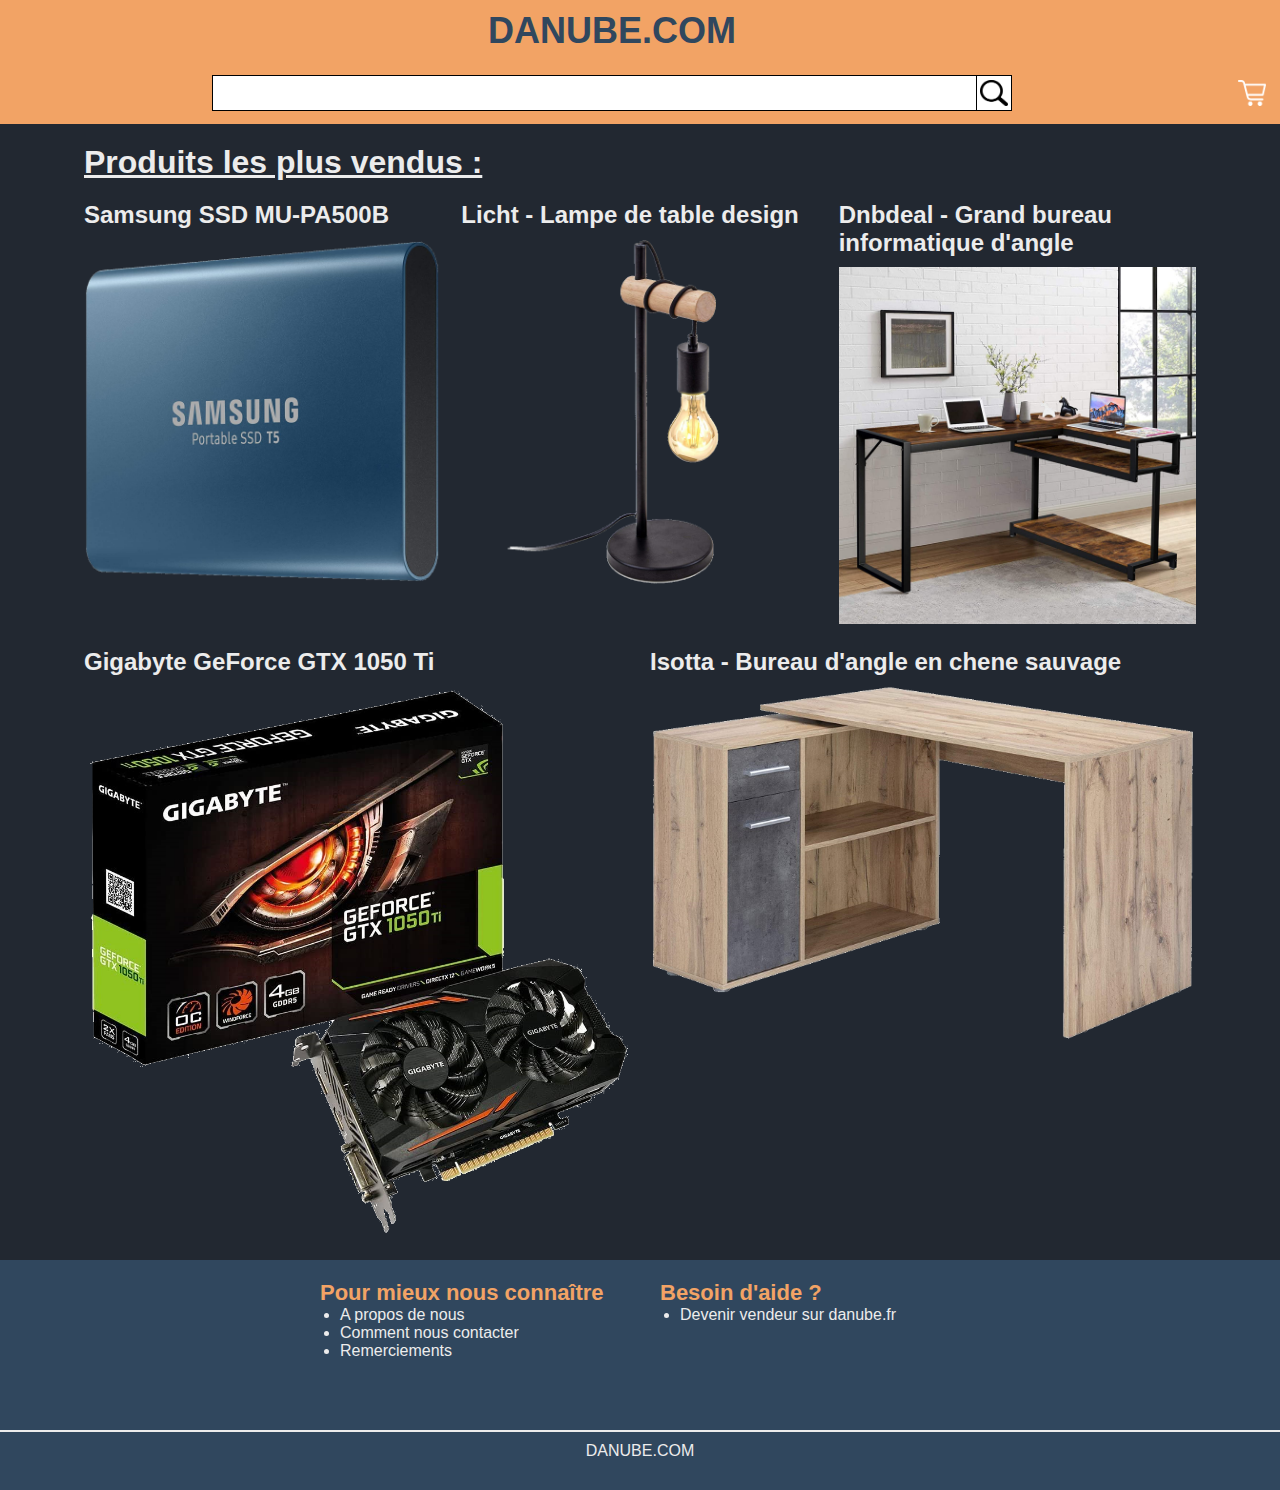
<file: danube/index.html>
<!DOCTYPE html>
<html lang="fr">
  <head>
    <meta charset="utf-8">
    <title>Danube : site de vente en ligne</title>
    <link rel="stylesheet" href="Ressources/Styles/general.css">
    <link rel="stylesheet" href="Ressources/Styles/index-styles.css">
  </head>
  <body>
    <header>
        <a href="index.html"><h1>danube.com</h1></a>
        <form action="search-results.html" class="search-bar">
            <input type="text" name="search" required>
            <button type="submit">
                <img src="Ressources/Icons/search.png" alt="loupe">
            </button>
        </form>
        <div class="cart">
            <a href="cart.html">
                <img src="Ressources/Icons/cart.png" alt="panier">
            </a>
        </div>
    </header>
    <main>
        <h1>Produits les plus vendus :</h1>
        <div class="top-products">
            <a href="article.html" class="product">
                <h2>Samsung SSD MU-PA500B</h2>
                <img src="Ressources/Articles/Samsung-SSD-MU-PA500B/Main-preview.png" alt="SSD">
            </a>

            <a href="article.html" class="product">
                <h2>Licht - Lampe de table design</h2>
                <img src="Ressources/Articles/Licht/Main-preview.png" alt="lampe">
            </a>
            
            <a href="article.html" class="product">
                <h2>Dnbdeal - Grand bureau informatique d'angle</h2>
                <img src="Ressources/Articles/Dnbdeal/Main-preview.jpg" alt="bureau en bois">
            </a>
            
            <a href="article.html" class="product">
                <h2>Gigabyte GeForce GTX 1050 Ti</h2>
                <img src="Ressources/Articles/Gigabyte-GTX1050Ti/Main-preview.png" alt="Carte graphique">
            </a>
            
            <a href="article.html" class="product">
                <h2>Isotta - Bureau d'angle en chene sauvage</h2>
                <img src="Ressources/Articles/Isotta/Main-preview.png" alt="bureau">
            </a>
        </div>
    </main>
    <footer>
        <div class="footer-container">
            <div class="footer-panel">
                <h1>Pour mieux nous connaître</h1>
                <ul>
                    <li><a href="">A propos de nous</a></li>
                    <li><a href="">Comment nous contacter</a></li>
                    <li><a href="">Remerciements</a></li>
                </ul>
            </div>
            <div class="footer-panel">
                <h1>Besoin d'aide ?</h1>
                <ul>
                    <li><a href="">Devenir vendeur sur danube.fr</a></li>
                </ul>
            </div>
        </div>
        <div class="footer-end">
            <a href="index.html">danube.com</a>
        </div>
    </footer>
  </body>
</html>
</file>
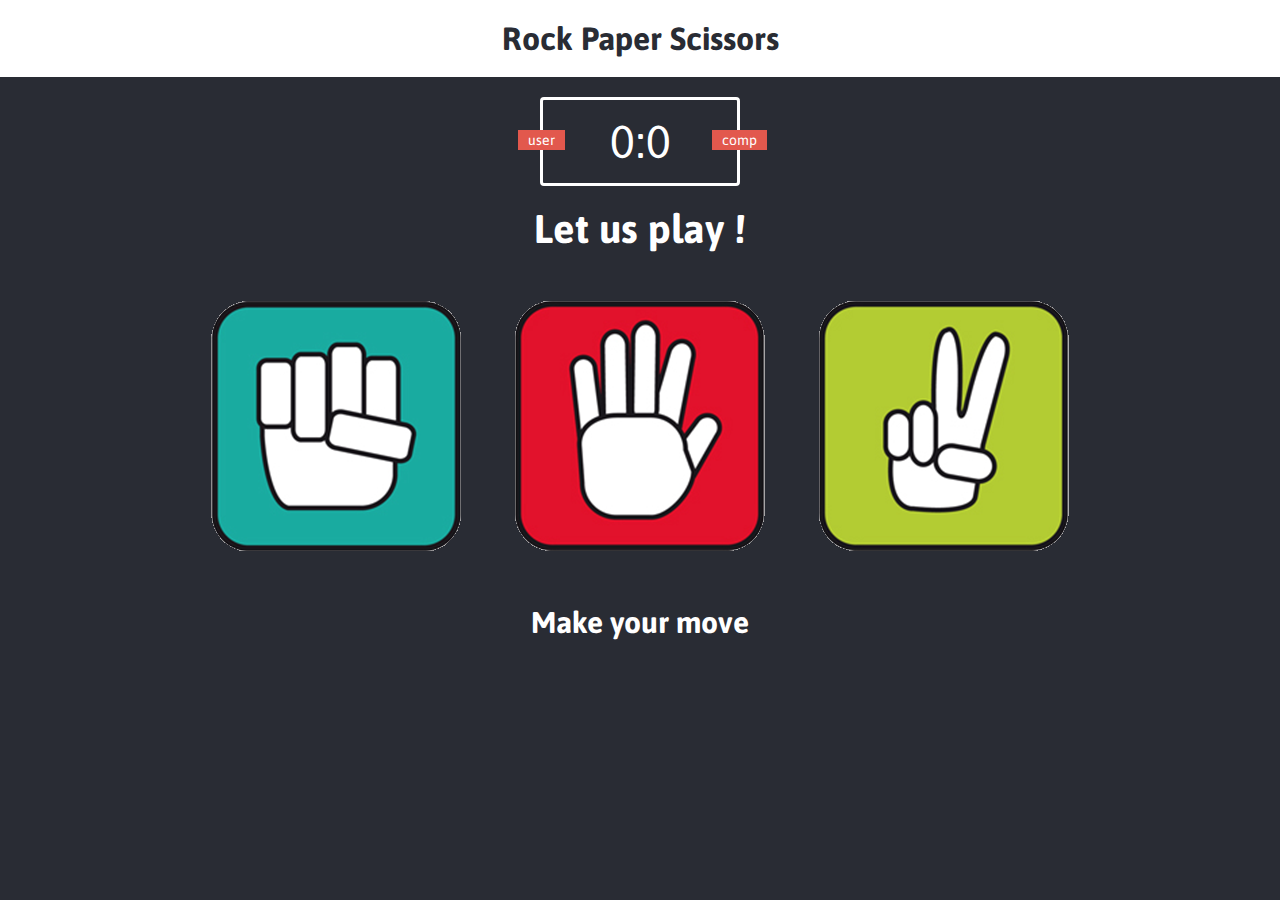
<file: rock-paper-scissors/index.html>
<!DOCTYPE html>
<html>
	<head>
		<meta charset="utf-8">
		<title>Rock Paper Scissors Game</title>
		<link rel="stylesheet" href="styles.css">
	</head>
	<body>
		<header>
			<h1>Rock Paper Scissors</h1>
		</header>

		<div class="score-board">
			<div id="user-label" class="badge">user</div>
			<div id="computer-label" class="badge">comp</div>
			<span id="user-score">0</span>:<span id="comp-score">0</span>
		</div>

		<div class="result">
			<p>Let us play !</p>
		</div>

		<div class="choices">
			<div class="choice" id="r">
				<img src="Imgs/Rock.png" alt="">
			</div>
			<div class="choice" id="p">
				<img src="Imgs/Paper.png" alt="">
			</div>
			<div class="choice" id="s">
				<img src="Imgs/Scissors.png" alt="">
			</div>
		</div>

		<p id="action-message">Make your move</p>
		<script src="app.js" charset="utf-8"></script>
	</body>
</html>
</file>
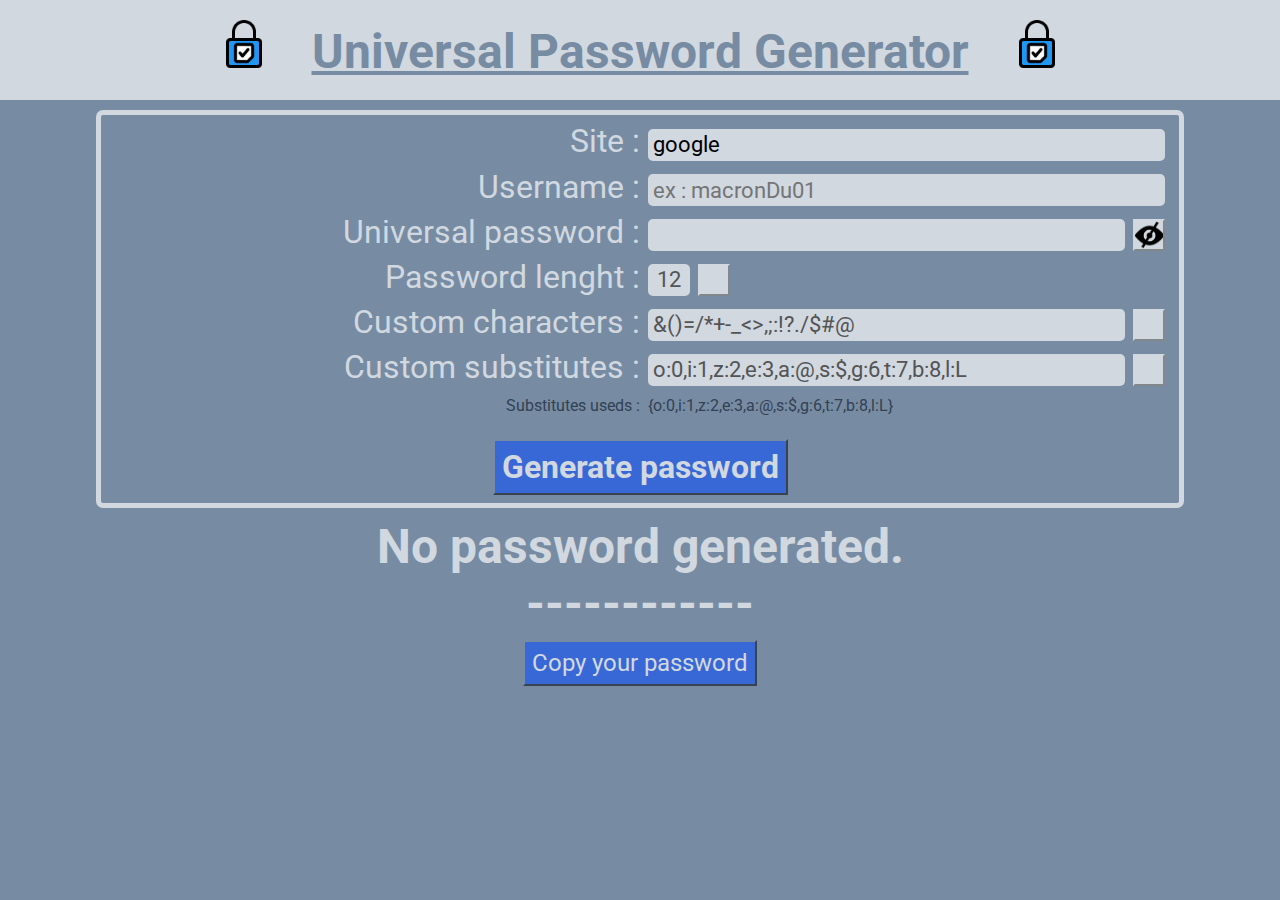
<file: upg/index.html>
<!DOCTYPE html>
<html>
  <head>
    <meta charset="utf-8">
    <title>Universal Password Generator</title>
    <link rel="shortcut icon" href="Images/icon.png">
    <link rel="stylesheet" href="styles.css">
    <meta name="viewport" content="width=device-width, initial-scale=1.0">
  </head>

  <body>
    <header>
        <img src="Images/icon.png" alt="">
        <h1><u>Universal Password Generator</u></h1>
        <img src="Images/icon.png" alt="">
    </header>

    <div class="settings">
        <div>
            <label for="site">Site : </label>
            <input type="text" id="site" placeholder="ex : google" value = "google">
        </div>

        <div>
            <label for="username">Username : </label>
            <input type="text" id="username" placeholder="ex : macronDu01">
        </div>

        <div>
            <label for="password">Universal password : </label>
            <div class="multiple-field">
                <input type="text" id="u-password">
                <button id="show-password"></button>
            </div>
        </div>

        <div>
            <label for="pdwlenght">Password lenght : </label>
            <div class="multiple-field">
                <input type="text" class="num-input" id="password-lenght" value="12"
                       maxlength="2">
                <button id="custom-lenght"></button>
            </div>
        </div>

        <div>
            <label for="customchars">Custom characters : </label>
            <div class="multiple-field">
                <input type="text" id="special-chars" placeholder="ex : %$&*-/">
                <button id="custom-chars"></button>
            </div>
        </div>

        <div>
            <label for="customSubstitutes">Custom substitutes : </label>
            <div class="multiple-field">
                <input type="text" id="substitutes" placeholder="ex : a:b,s:$">
                <button id="custom-substitutes"></button>
            </div>

            <label class="sub">Substitutes useds :  </label>
            <p class="sub" id="substitutes-used">{}</p>
        </div>

        <p id="info-field">This is a test info</p>

        <div class="button-div">
            <button type="button" id="generate">Generate password</button>
        </div>
    </div>

    <div class="result">
        <h1 id="result-title">No password generated.</h1>
        <input type="text" id="result-input" readonly><br>
        <button id="copy-pwd">Copy your password</button>
    </div>

    <script src="app.js" charset="utf-8"></script>
  </body>
</html>
</file>
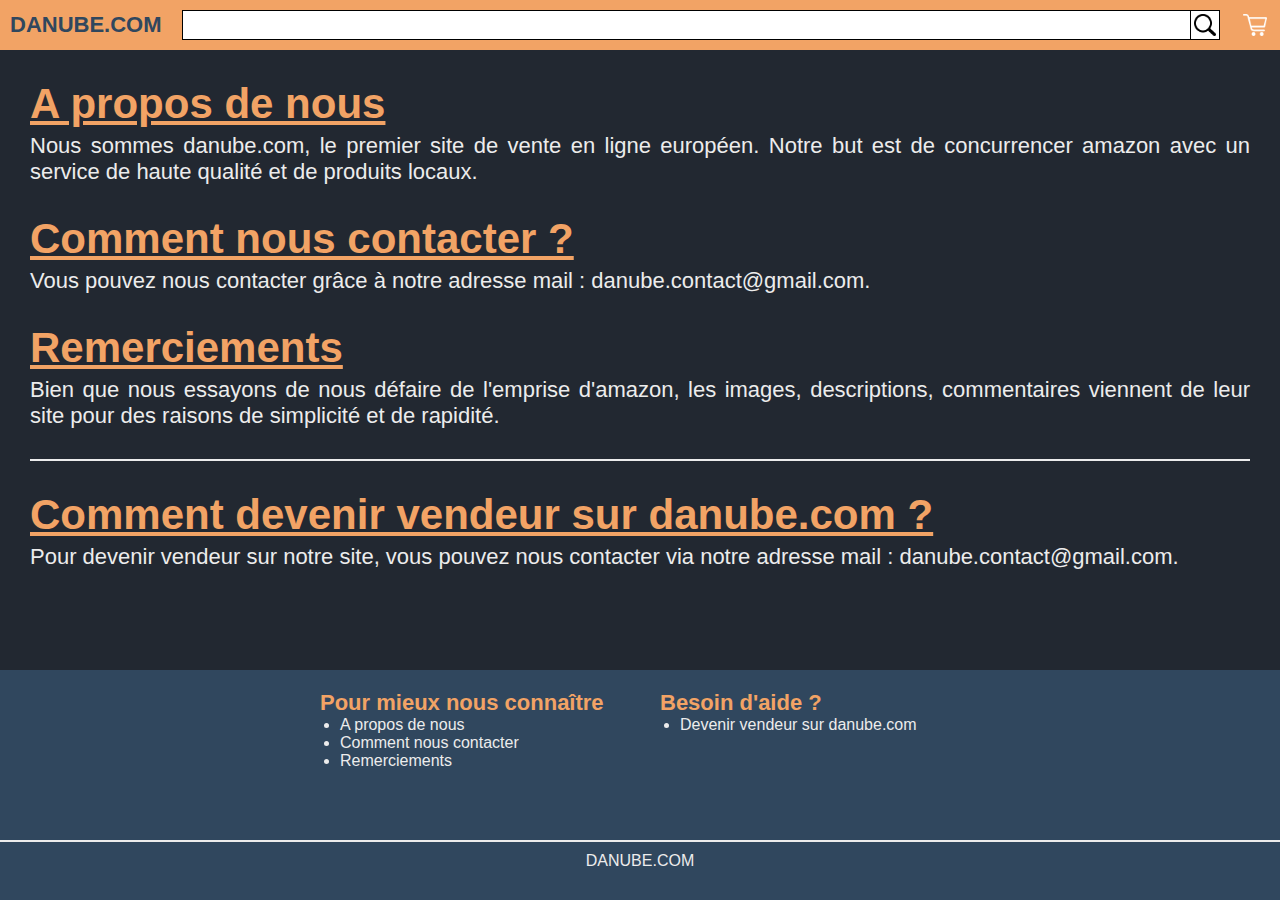
<file: danube/about-us.html>
<!DOCTYPE html>
<html lang="fr">
  <head>
    <meta charset="utf-8">
    <title>Danube : site de vente en ligne</title>
    <link rel="stylesheet" href="Ressources/Styles/general.css">
    <link rel="stylesheet" href="Ressources/Styles/about-us-style.css">
  </head>
  <body>
    <header>
        <a href="index.html"><h1>danube.com</h1></a>
        <form action="search-results.html" class="search-bar">
            <input type="text" name="search" required>
            <button type="submit">
                <img src="Ressources/Icons/search.png" alt="loupe">
            </button>
        </form>
        <div class="cart">
            <a href="cart.html">
                <img src="Ressources/Icons/cart.png" alt="panier">
            </a>
        </div>
    </header>
    <main>
        <div id="about-us">
            <h1>A propos de nous</h1>
            <p>
                Nous sommes danube.com, le premier site de vente en ligne européen. Notre but est de concurrencer amazon avec un service de haute qualité et de produits locaux.
            </p>
        </div>
        <div id="how-to-contact-us">
            <h1>Comment nous contacter ?</h1>
            <p>
                Vous pouvez nous contacter grâce à notre adresse mail : danube.contact@gmail.com.
            </p>
        </div>
        <div id="acknowledgements">
            <h1>Remerciements</h1>
            <p>
                Bien que nous essayons de nous défaire de l'emprise d'amazon, les images, descriptions, commentaires viennent de leur site pour des raisons de simplicité et de rapidité.
            </p>
        </div>
        <div class="delimiter" id="how-to-become-seller">
            <h1>Comment devenir vendeur sur danube.com ?</h1>
            <p>
                Pour devenir vendeur sur notre site, vous pouvez nous contacter via notre adresse mail : danube.contact@gmail.com.
            </p>
        </div>
    </main>
    <footer>
        <div class="footer-container">
            <div class="footer-panel">
                <h1>Pour mieux nous connaître</h1>
                <ul>
                    <li><a href="about-us.html#about-us">A propos de nous</a></li>
                    <li><a href="about-us.html#how-to-contact-us">Comment nous contacter</a></li>
                    <li><a href="about-us.html#acknowledgements">Remerciements</a></li>
                </ul>
            </div>
            <div class="footer-panel">
                <h1>Besoin d'aide ?</h1>
                <ul>
                    <li><a href="about-us.html#how-to-become-seller">Devenir vendeur sur danube.com</a></li>
                </ul>
            </div>
        </div>
        <div class="footer-end">
            <a href="index.html">danube.com</a>
        </div>
    </footer>
  </body>
</html>
</file>
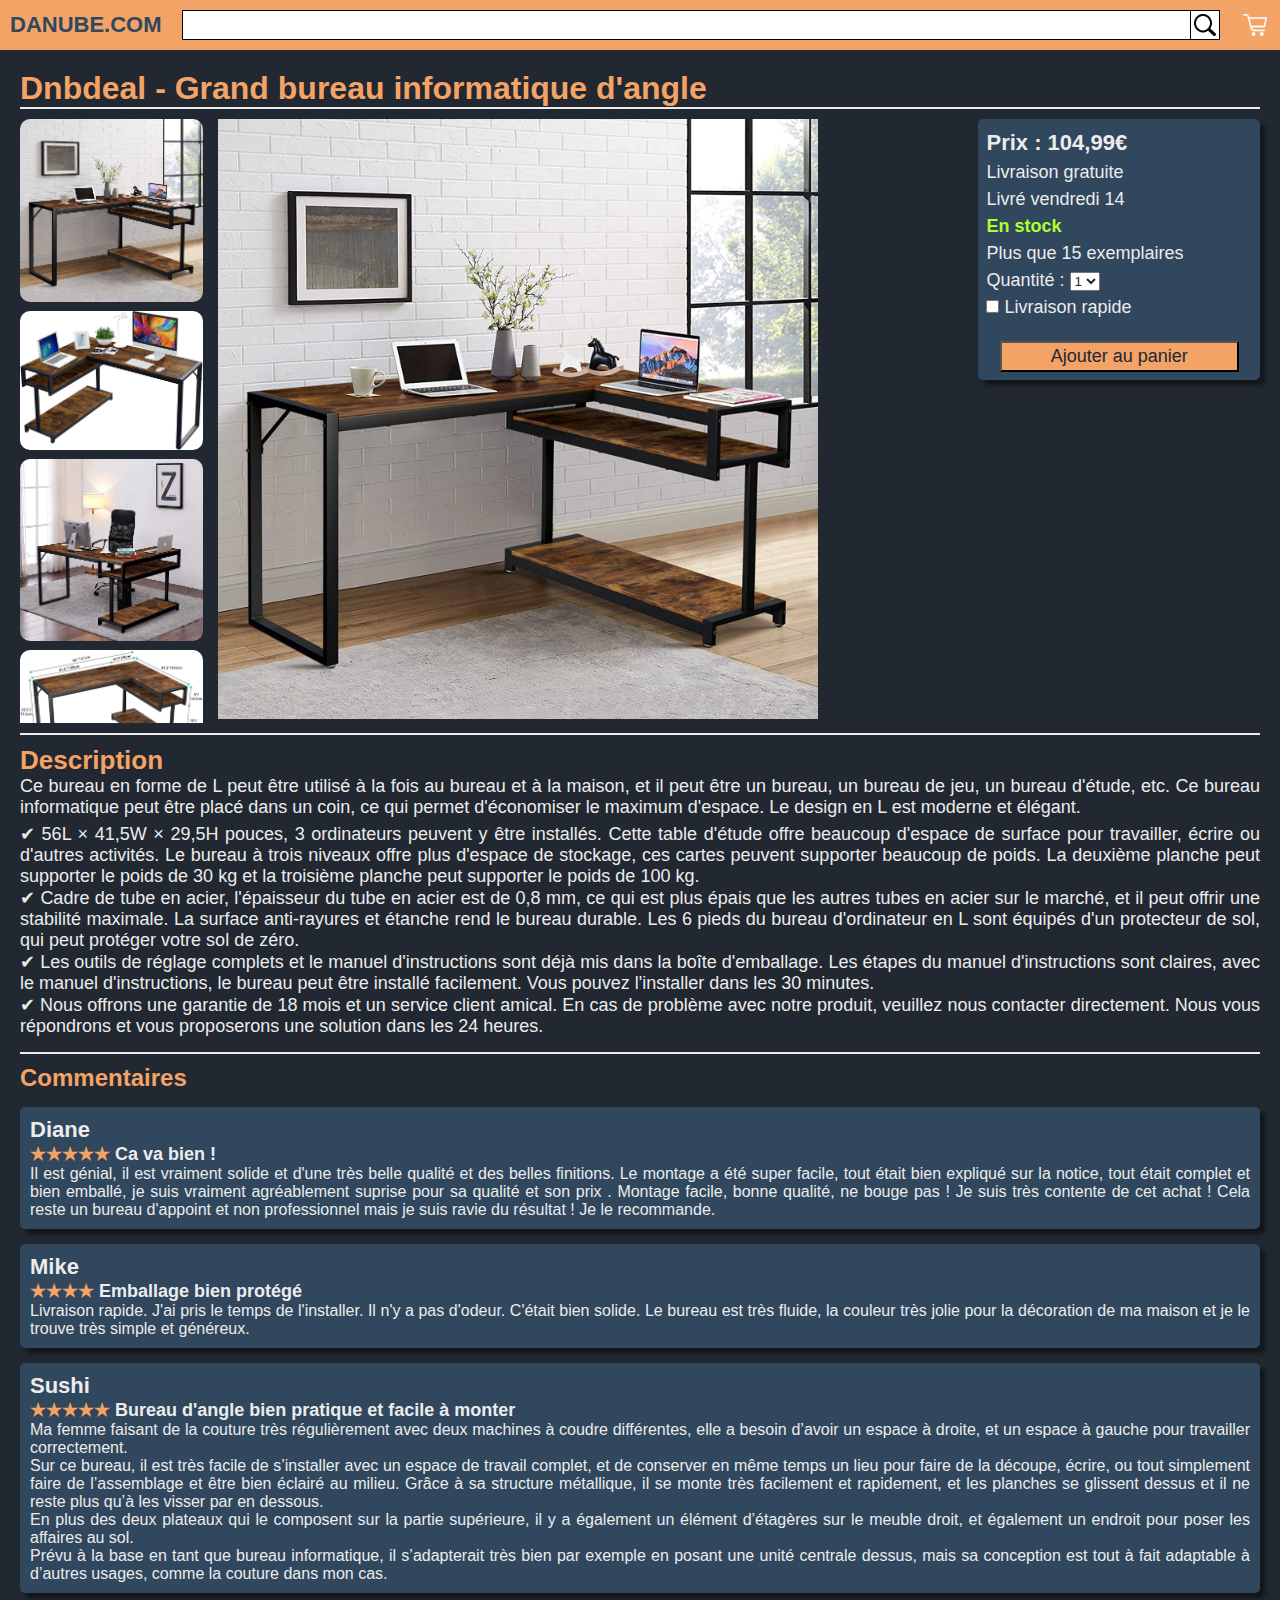
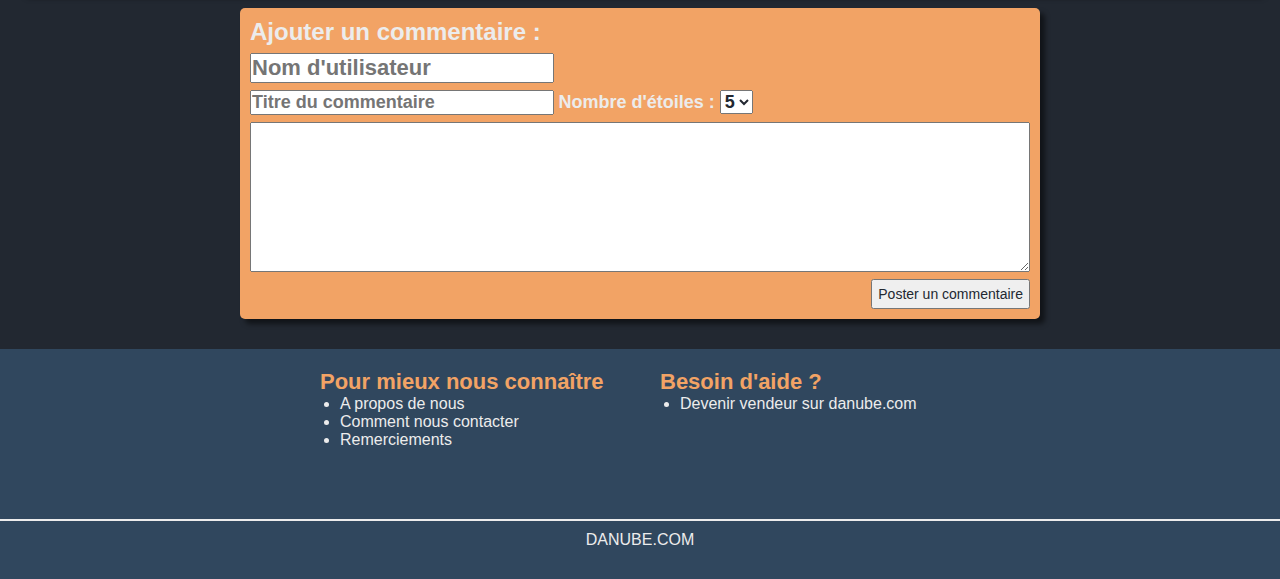
<file: danube/article.html>
<!DOCTYPE html>
<html lang="fr">
  <head>
    <meta charset="utf-8">
    <title>Danube : site de vente en ligne</title>
    <link rel="stylesheet" href="Ressources/Styles/general.css">
    <link rel="stylesheet" href="Ressources/Styles/article-style.css">
  </head>
  <body>
    <header>
        <a href="index.html"><h1>danube.com</h1></a>
        <form action="search-results.html" class="search-bar">
            <input type="text" name="search" required>
            <button type="submit">
                <img src="Ressources/Icons/search.png" alt="loupe">
            </button>
        </form>
        <div class="cart">
            <a href="cart.html">
                <img src="Ressources/Icons/cart.png" alt="panier">
            </a>
        </div>
    </header>

    <main>
        <div class="article-presentation">
            <h1 class="title">Dnbdeal - Grand bureau informatique d'angle</h1>

            <div class="preview-selection-container">
                <div class="preview-selection">
                    <a href="">
                        <img src="Ressources/Articles/Dnbdeal/Main-preview.jpg" alt="bureau en bois">
                    </a>
                    <a href="">
                        <img src="Ressources/Articles/Dnbdeal/Secondary-preview-1.jpg" alt="bureau en bois">
                    </a>
                    <a href="">
                        <img src="Ressources/Articles/Dnbdeal/Secondary-preview-2.jpg" alt="bureau en bois">
                    </a>
                    <a href="">
                        <img src="Ressources/Articles/Dnbdeal/Secondary-preview-3.jpg" alt="bureau en bois">
                    </a>
                    <a href="">
                        <img src="Ressources/Articles/Dnbdeal/Secondary-preview-4.jpg" alt="bureau en bois">
                    </a>
                </div>
            </div>

            <div class="preview-image">
                <img src="Ressources/Articles/Dnbdeal/Main-preview.jpg" alt="bureau en bois">
            </div>

            <div class="infos-container">
                <form class="infos" action="cart.html">
                    <p class="price">Prix : 104,99€</p>
                    <p>Livraison gratuite</p>
                    <p>Livré vendredi 14</p>
                    <p class="stock-state">En stock</p>
                    <p>Plus que 15 exemplaires</p>
                    <div>
                        <label for="quantity">Quantité : </label>
                        <select name="quantity" id="quantity">
                            <option value="1">1</option>
                            <option value="2">2</option>
                            <option value="3">3</option>
                            <option value="4">4</option>
                            <option value="4">5</option>
                        </select>
                    </div>
                    <div>
                        <input type="checkbox" name="fast-delivery" id="fast-delivery">
                        <label for="fast-delivery">Livraison rapide</label>
                    </div>
                    <button type="submit">Ajouter au panier</button>
                </form>
            </div>

            <div class="description">
                <h2>Description</h2>
                <p>
                    Ce bureau en forme de L peut être utilisé à la fois au bureau et à la maison, et il peut être un bureau, un bureau de jeu, un bureau d'étude, etc. Ce bureau informatique peut être placé dans un coin, ce qui permet d'économiser le maximum d'espace. Le design en L est moderne et élégant.
                </p>
                <ul>
                    <li>56L × 41,5W × 29,5H pouces, 3 ordinateurs peuvent y être installés. Cette table d'étude offre beaucoup d'espace de surface pour travailler, écrire ou d'autres activités. Le bureau à trois niveaux offre plus d'espace de stockage, ces cartes peuvent supporter beaucoup de poids. La deuxième planche peut supporter le poids de 30 kg et la troisième planche peut supporter le poids de 100 kg.</li>
                    <li>Cadre de tube en acier, l'épaisseur du tube en acier est de 0,8 mm, ce qui est plus épais que les autres tubes en acier sur le marché, et il peut offrir une stabilité maximale. La surface anti-rayures et étanche rend le bureau durable. Les 6 pieds du bureau d'ordinateur en L sont équipés d'un protecteur de sol, qui peut protéger votre sol de zéro.</li>
                    <li>Les outils de réglage complets et le manuel d'instructions sont déjà mis dans la boîte d'emballage. Les étapes du manuel d'instructions sont claires, avec le manuel d'instructions, le bureau peut être installé facilement. Vous pouvez l'installer dans les 30 minutes.</li>
                    <li>Nous offrons une garantie de 18 mois et un service client amical. En cas de problème avec notre produit, veuillez nous contacter directement. Nous vous répondrons et vous proposerons une solution dans les 24 heures.</li>
                </ul>
            </div>
        </div>

        <div class="commentaries-container">
            <h2>Commentaires</h2>

            <div class="commentaries">
                <div class="commentary">
                    <h3 class="username">Diane</h3>
                    <p class="commentary-title">
                        <span class="rating">★★★★★</span> Ca va bien !
                    </p>
                    <p class="commentary-text">
                        Il est génial, il est vraiment solide et d'une très belle qualité et des belles finitions. Le montage a été super facile, tout était bien expliqué sur la notice, tout était complet et bien emballé, je suis vraiment agréablement suprise pour sa qualité et son prix . Montage facile, bonne qualité, ne bouge pas ! Je suis très contente de cet achat ! Cela reste un bureau d'appoint et non professionnel mais je suis ravie du résultat ! Je le recommande.
                    </p>
                </div>

                <div class="commentary">
                    <h3 class="username">Mike</h3>
                    <p class="commentary-title">
                        <span class="rating">★★★★</span> Emballage bien protégé
                    </p>
                    <p class="commentary-text">
                        Livraison rapide. J'ai pris le temps de l'installer. Il n'y a pas d'odeur. C'était bien solide. Le bureau est très fluide, la couleur très jolie pour la décoration de ma maison et je le trouve très simple et généreux.
                    </p>
                </div>

                <div class="commentary">
                    <h3 class="username">Sushi</h3>
                    <p class="commentary-title">
                        <span class="rating">★★★★★</span> Bureau d'angle bien pratique et facile à monter
                    </p>
                    <p class="commentary-text">
                        Ma femme faisant de la couture très régulièrement avec deux machines à coudre différentes, elle a besoin d’avoir un espace à droite, et un espace à gauche pour travailler correctement.<br>
                        Sur ce bureau, il est très facile de s’installer avec un espace de travail complet, et de conserver en même temps un lieu pour faire de la découpe, écrire, ou tout simplement faire de l’assemblage et être bien éclairé au milieu. Grâce à sa structure métallique, il se monte très facilement et rapidement, et les planches se glissent dessus et il ne reste plus qu’à les visser par en dessous.<br>
                        En plus des deux plateaux qui le composent sur la partie supérieure, il y a également un élément d’étagères sur le meuble droit, et également un endroit pour poser les affaires au sol.<br>
                        Prévu à la base en tant que bureau informatique, il s’adapterait très bien par exemple en posant une unité centrale dessus, mais sa conception est tout à fait adaptable à d’autres usages, comme la couture dans mon cas.<br>
                    </p>
                </div>
            </div>

            <form class="add-commentary" action="article.html">
                <h2 class="add-title">Ajouter un commentaire :</h2>
                <input type="text" placeholder="Nom d'utilisateur" name="add-username"
                class="add-username" required>
                <div class="add-commentary-title-and-rating">
                    <input type="text" placeholder="Titre du commentaire"
                    name="add-commentary-title" class="add-commentary-title" required>
                    <div>
                        <label for="add-rating" class="add-rating">Nombre d'étoiles : </label>
                        <select name="add-rating" id="add-rating" class="add-rating">
                            <option value="5">5</option>
                            <option value="4">4</option>
                            <option value="3">3</option>
                            <option value="2">2</option>
                            <option value="1">1</option>
                        </select>
                    </div>
                </div>
                <textarea name="add-commentary-text" class="add-commentary-text" required></textarea>
                <button type="submit">Poster un commentaire</button>
            </form>
        </div>
    </main>
    <footer>
        <div class="footer-container">
            <div class="footer-panel">
                <h1>Pour mieux nous connaître</h1>
                <ul>
                    <li><a href="about-us.html#about-us">A propos de nous</a></li>
                    <li><a href="about-us.html#how-to-contact-us">Comment nous contacter</a></li>
                    <li><a href="about-us.html#acknowledgements">Remerciements</a></li>
                </ul>
            </div>
            <div class="footer-panel">
                <h1>Besoin d'aide ?</h1>
                <ul>
                    <li><a href="about-us.html#how-to-become-seller">Devenir vendeur sur danube.com</a></li>
                </ul>
            </div>
        </div>
        <div class="footer-end">
            <a href="index.html">danube.com</a>
        </div>
    </footer>
  </body>
</html>
</file>
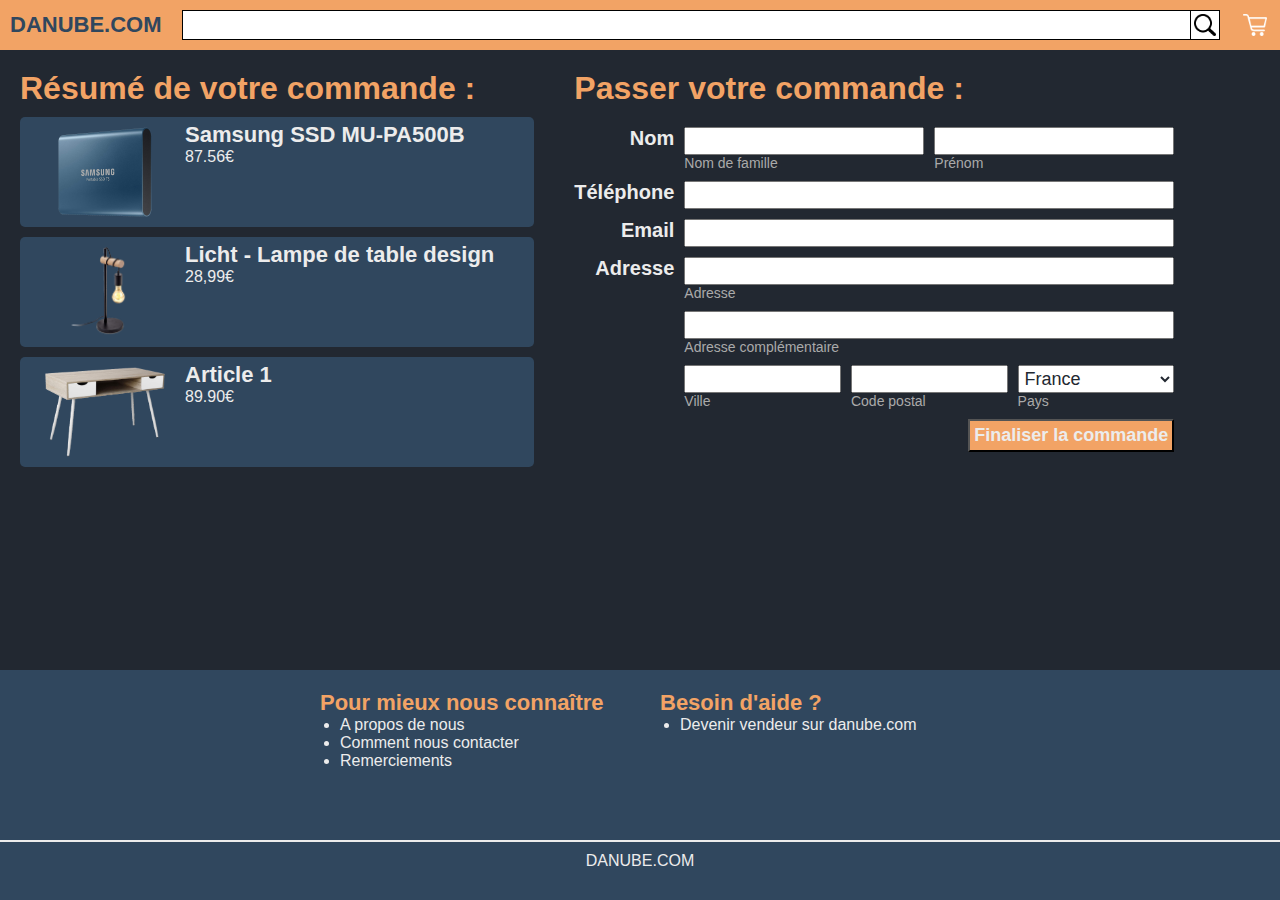
<file: danube/cart.html>
<!DOCTYPE html>
<html lang="fr">
  <head>
    <meta charset="utf-8">
    <title>Danube : site de vente en ligne</title>
    <link rel="stylesheet" href="Ressources/Styles/general.css">
    <link rel="stylesheet" href="Ressources/Styles/cart-style.css">
  </head>
  <body>
    <header>
        <a href="index.html"><h1>danube.com</h1></a>
        <form action="search-results.html" class="search-bar">
            <input type="text" name="search" required>
            <button type="submit">
                <img src="Ressources/Icons/search.png" alt="loupe">
            </button>
        </form>
        <div class="cart">
            <a href="cart.html">
                <img src="Ressources/Icons/cart.png" alt="panier">
            </a>
        </div>
    </header>

    <main>
        <div class="cart-resume-container">
            <h1 class="cart-resume-title">Résumé de votre commande :</h1>

            <div class="cart-resume-list">
                <a class="cart-article" href="article.html">
                    <div class="preview">
                        <img src="Ressources/Articles/Samsung-SSD-MU-PA500B/Main-preview.png" alt="SSD">
                    </div>
                    <div class="infos">
                        <h2 class="article-name">Samsung SSD MU-PA500B</h2>
                        <div class="article-sub-infos">
                            <span>87.56€</span>
                        </div>
                    </div>
                </a>

                <a class="cart-article" href="article.html">
                    <div class="preview">
                        <img src="Ressources/Articles/Licht/Main-preview.png" alt="Lampe">
                    </div>
                    <div class="infos">
                        <h2 class="article-name">Licht - Lampe de table design</h2>
                        <div class="article-sub-infos">
                            <span>28,99€</span>
                        </div>
                    </div>
                </a>

                <a class="cart-article" href="article.html">
                    <div class="preview">
                        <img src="Ressources/Articles/HappyGarden/Main-preview.png" alt="Bureau">
                    </div>
                    <div class="infos">
                        <h2 class="article-name">Article 1</h2>
                        <div class="article-sub-infos">
                            <span>89.90€</span>
                        </div>
                    </div>
                </a>
            </div>
        </div>

        <form class="contact-container" action="cart.html">
            <h1 class="contact-title">Passer votre commande :</h1>

            <label for="family-name" class="name">Nom</label>
            <div class="main-field name">
                <div class="family-name-container">
                    <input type="text" name="family-name" id="family-name"
                    class="family-name" minlength="3" maxlength="50" required>
                    <p class="subtitle">Nom de famille</p>
                </div>

                <div class="first-name-container">
                    <input type="text" name="first-name" id="first-name"
                    class="first-name" minlength="3" maxlength="50" required>
                    <p class="subtitle">Prénom</p>
                </div>
            </div>

            <label for="phone" class="phone">Téléphone</label>
            <div class="main-field phone">
                <input type="text" name="phone" id="phone" class="phone"
                pattern="0[4-7][0-9]{8}" required>
            </div>

            <label for="mail" class="mail">Email</label>
            <div class="main-field mail">
                <input type="email" name="mail" id="mail" class="email" required>
            </div>

            <label for="address">Adresse</label>
            <div class="main-field address">
                <div class="address-container">
                    <input type="text" name="address" id = "address" class="address"
                    minlength="3" maxlength="150" required>
                    <p class="subtitle">Adresse</p>
                </div>

                <div class="additional-address-container">
                    <input type="text" name="additional-address" id = "additional-address"
                    class="additional-address" maxlength="150">
                    <p class="subtitle">Adresse complémentaire</p>
                </div>

                <div class="location-field">
                    <div class="city-container">
                        <input type="text" name="city" id = "city"
                        class="city" maxlength="50" required>
                        <p class="subtitle">Ville</p>
                    </div>

                    <div class="postcode-container">
                        <input type="text" name="postcode" id = "postcode"
                        class="postcode" pattern="[0-9]{5}" required>
                        <p class="subtitle">Code postal</p>
                    </div>

                    <div class="country-container">
                        <select name="country" class="country">
                            <option value="France" selected>France</option>
                            <option value="Belgique">Belgique</option>
                            <option value="Suisse">Suisse</option>
                            <option value="Canada">Canada</option>
                        </select>
                        <p class="subtitle">Pays</p>
                    </div>
                </div>
            </div>

            <button type="submit" class="finalize-order">Finaliser la commande</button>
        </form>
    </main>
    <footer>
        <div class="footer-container">
            <div class="footer-panel">
                <h1>Pour mieux nous connaître</h1>
                <ul>
                    <li><a href="about-us.html#about-us">A propos de nous</a></li>
                    <li><a href="about-us.html#how-to-contact-us">Comment nous contacter</a></li>
                    <li><a href="about-us.html#acknowledgements">Remerciements</a></li>
                </ul>
            </div>
            <div class="footer-panel">
                <h1>Besoin d'aide ?</h1>
                <ul>
                    <li><a href="about-us.html#how-to-become-seller">Devenir vendeur sur danube.com</a></li>
                </ul>
            </div>
        </div>
        <div class="footer-end">
            <a href="index.html">danube.com</a>
        </div>
    </footer>
  </body>
</html>
</file>
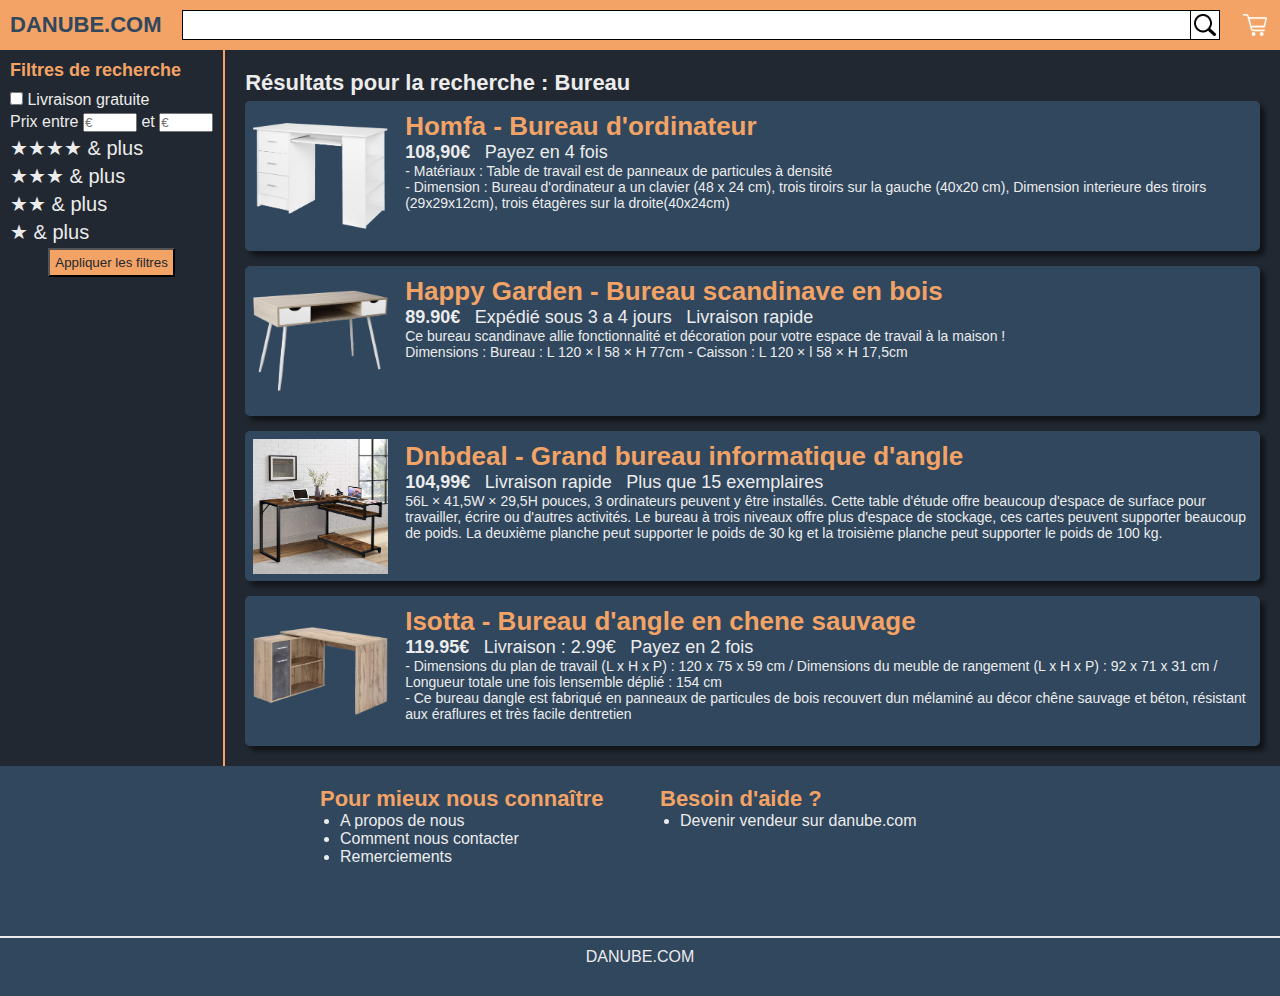
<file: danube/search-results.html>
<!DOCTYPE html>
<html lang="fr">
  <head>
    <meta charset="utf-8">
    <title>Danube : site de vente en ligne</title>
    <link rel="stylesheet" href="Ressources/Styles/general.css">
    <link rel="stylesheet" href="Ressources/Styles/search-result-style.css">
  </head>
  <body>
    <header>
        <a href="index.html"><h1>danube.com</h1></a>
        <form action="search-results.html" class="search-bar">
            <input type="text" name="search" required>
            <button type="submit">
                <img src="Ressources/Icons/search.png" alt="loupe">
            </button>
        </form>
        <div class="cart">
            <a href="cart.html">
                <img src="Ressources/Icons/cart.png" alt="panier">
            </a>
        </div>
    </header>

    <main>
        <div class="filter-bar">
            <h1>Filtres de recherche</h1>
            <form action="search-results.html" class="filters-container">
                <div class="filter delivery-field">
                    <input type="checkbox" name="free-delivery" id="free-delivery">
                    <label for="free-delivery">Livraison gratuite</label>
                </div>

                <div class="filter price-field">
                    <label for="lower-price">Prix entre</label>
                    <input type="number" name="lower-price" id="lower-price" placeholder="€">
                    <label for="higher-price">et</label>
                    <input type="number" name="higher-price" id="higher-price" placeholder="€">
                </div>

                <div class="filter star-field">
                    <input type="radio" name="star-number" id="4-stars" value="4">
                    <label for="4-stars">
                        ★★★★ & plus
                    </label>
                </div>

                <div class="filter star-field">
                    <input type="radio" name="star-number" id="3-stars" value="3">
                    <label for="3-stars">
                        ★★★ & plus
                    </label>
                </div>

                <div class="filter star-field">
                    <input type="radio" name="star-number" id="2-stars" value="2">
                    <label for="2-stars">
                        ★★ & plus
                    </label>
                </div>

                <div class="filter star-field">
                    <input type="radio" name="star-number" id="1-stars" value="1">
                    <label for="1-stars">
                        ★ & plus
                    </label>
                </div>

                <button type="submit">Appliquer les filtres</button>
            </form>
        </div>

        <div class="results-container">
            <h1>Résultats pour la recherche : Bureau</h1>

            <a class="result" href="article.html">
                <div class="preview">
                    <img src="Ressources/Articles/Homfa/Main-preview.png" alt="bureau blanc">
                </div>
                <div class="infos">
                    <h1 class="article-name">Homfa - Bureau d'ordinateur</h1>
                    <div class="article-sub-infos">
                        <span class="price">108,90€</span>
                        <span>Payez en 4 fois</span>
                    </div>
                    <p class="article-overview">
                        - Matériaux : Table de travail est de panneaux de particules à densité <br>
                        - Dimension : Bureau d'ordinateur a un clavier (48 x 24 cm), trois tiroirs sur la gauche (40x20 cm), Dimension interieure des tiroirs (29x29x12cm), trois étagères sur la droite(40x24cm)
                    </p>
                </div>
            </a>

            <a class="result" href="article.html">
                <div class="preview">
                    <img src="Ressources/Articles/HappyGarden/Main-preview.png" alt="bureau">
                </div>
                <div class="infos">
                    <h1 class="article-name">Happy Garden - Bureau scandinave en bois</h1>
                    <div class="article-sub-infos">
                        <span class="price">89.90€</span>
                        <span>Expédié sous 3 a 4 jours</span>
                        <span>Livraison rapide</span>
                    </div>
                    <p class="article-overview">
                        Ce bureau scandinave allie fonctionnalité et décoration pour votre espace de travail à la maison !<br>
                        Dimensions : Bureau : L 120 × l 58 × H 77cm - Caisson : L 120 × l 58 × H 17,5cm
                    </p>
                </div>
            </a>

            <a class="result" href="article.html">
                <div class="preview">
                    <img src="Ressources/Articles/Dnbdeal/Main-preview.jpg" alt="bureau en bois">
                </div>
                <div class="infos">
                    <h1 class="article-name">Dnbdeal - Grand bureau informatique d'angle</h1>
                    <div class="article-sub-infos">
                        <span class="price">104,99€</span>
                        <span>Livraison rapide</span>
                        <span>Plus que 15 exemplaires</span>
                    </div>
                    <p class="article-overview">
                        56L × 41,5W × 29,5H pouces, 3 ordinateurs peuvent y être installés. Cette table d'étude offre beaucoup d'espace de surface pour travailler, écrire ou d'autres activités. Le bureau à trois niveaux offre plus d'espace de stockage, ces cartes peuvent supporter beaucoup de poids. La deuxième planche peut supporter le poids de 30 kg et la troisième planche peut supporter le poids de 100 kg.
                    </p>
                </div>
            </a>

            <a class="result" href="article.html">
                <div class="preview">
                    <img src="Ressources/Articles/Isotta/Main-preview.png" alt="bureau d'angle">
                </div>
                <div class="infos">
                    <h1 class="article-name">Isotta - Bureau d'angle en chene sauvage</h1>
                    <div class="article-sub-infos">
                        <span class="price">119.95€</span>
                        <span>Livraison : 2.99€</span>
                        <span>Payez en 2 fois</span>
                    </div>
                    <p class="article-overview">
                        - Dimensions du plan de travail (L x H x P) : 120 x 75 x 59 cm / Dimensions du meuble de rangement (L x H x P) : 92 x 71 x 31 cm / Longueur totale une fois lensemble déplié : 154 cm<br>
                        - Ce bureau dangle est fabriqué en panneaux de particules de bois recouvert dun mélaminé au décor chêne sauvage et béton, résistant aux éraflures et très facile dentretien
                    </p>
                </div>
            </a>
        </div>
    </main>
    <footer>
        <div class="footer-container">
            <div class="footer-panel">
                <h1>Pour mieux nous connaître</h1>
                <ul>
                    <li><a href="about-us.html#about-us">A propos de nous</a></li>
                    <li><a href="about-us.html#how-to-contact-us">Comment nous contacter</a></li>
                    <li><a href="about-us.html#acknowledgements">Remerciements</a></li>
                </ul>
            </div>
            <div class="footer-panel">
                <h1>Besoin d'aide ?</h1>
                <ul>
                    <li><a href="about-us.html#how-to-become-seller">Devenir vendeur sur danube.com</a></li>
                </ul>
            </div>
        </div>
        <div class="footer-end">
            <a href="index.html">danube.com</a>
        </div>
    </footer>
  </body>
</html>
</file>
<file: danube/Ressources/Styles/general.css>
/* Colors :
    main-color: #f2a365
    secondary-color: #30475e;
    text-color: #ececec;
    text-secondary-color: #aaa;
    background-color: #222831;
*/

/*Global styles*/

*{
    margin: 0px;
    padding: 0px;

    color: #ececec;
    font-family: Arial, Helvetica, sans-serif;
    outline: none;
}

input, button, select, option, textarea{
    color: #222831;
}

body{
    display: flex;
    flex-direction: column;
    min-height: 100vh;

    background-color: #222831;
}

/*Global header style*/

header{
    flex: 0;

    display: grid;
    grid-template-columns: 0fr 1fr 0fr;
    grid-template-rows: 1fr;
    grid-template-areas: "title search-bar cart";

    background-color: #f2a365;
}

header > *{
    margin: 10px;
    align-self: center;
}

header a{
    text-decoration: none;
}

header h1{
    grid-area: title;

    color: #30475e;
    text-transform: uppercase;
    font-size: 22px;
    font-weight: bolder;
}

header a:hover h1{
    text-decoration: underline;
}

.search-bar{
    grid-area: search-bar;
    display: flex;
}

.search-bar > input, .search-bar > button{
    background-color: white;
    border: 1px solid black;
}

.search-bar > input{
    flex: 1;
    padding-left: 2px;

    width: 100%;
    height: 30px;
    box-sizing: border-box;

    color: black;
    font-size: 20px;
    border-right: 0px;
}

.search-bar > button, .cart{
    position: relative;
    width: 30px;
    height: 30px;
}

.cart{
    grid-area: cart;
}

.search-bar > button img, .cart img{
    margin: auto;

    position: absolute;
    top: 0;
    bottom: 0;
    left: 0;
    right: 0;

    max-height: 80%;
    max-width: 80%;
    width: auto;
    height: auto;
}

/*Global main style*/

main{
    flex: 1;
}

/*Global footer style*/

footer{
    flex: 0;

    display: block;
    padding: 0px;
    padding-bottom: 20px;

    color: #ececec;
    background-color: #30475e;
}

footer a{
    color: #ececec;
    text-decoration: none;
}

footer a:hover{
    text-decoration: underline;
}

.footer-container{
    display: flex;
    align-content: flex-start;
    flex-wrap: wrap;
    justify-content: center;

    margin: 0px auto;
    width: 100%;
}

.footer-panel{
    margin: 20px 20px;
    width: 300px;
}

.footer-panel > h1{
    color: #f2a365;
    font-size: 22px;
    font-weight: bolder;
}

.footer-panel > ul{
    margin-left: 20px;
}

.footer-end{
    margin-top: 50px;
    width: 100%;

    border-top: solid 2px #ececec;
}

.footer-end a{
    display: block;
    margin: 10px auto;
    width: max-content;
    text-transform: uppercase;
}

/*Responsive design*/

@media(max-width: 700px),  (max-aspect-ratio: 10/15){
    header{
        grid-template-columns: 1fr 0fr;
        grid-template-rows: 0fr 1fr;
        grid-template-areas: "title title" "search-bar cart";
    }

    header h1{
        text-align: center;
        font-size: 36px;
        margin-bottom: 0px;
    }
}
</file>
<file: danube/Ressources/Styles/index-styles.css>
/*Header adjustements*/

header{
    grid-template-columns: 1fr 0fr;
    grid-template-rows: 0fr 1fr;
    grid-template-areas: "title title" "search-bar cart";
}

header h1{
    text-align: center;
    font-size: 36px;
    margin-bottom: 0px;
}

.search-bar{
    margin: 10px auto;
    max-width: 800px;
    width: 95%;
}

.search-bar > input, .search-bar > button, .cart{
    width: 36px;
    height: 36px;
}

.search-bar > input{
    font-size: 26px;
}

/*Main styles*/

main{
    display: block;
    margin: 0px 5%;
    padding: 20px;
    
    box-sizing: border-box;

    background-image: linear-gradient(var(--secondary-color), var(--background-color));
}

main > h1{
    margin-bottom: 20px;

    color: var(--main-color);
    font-size: 32px;
    text-decoration: underline;
}

.top-products{
    display: flex;
    flex-wrap: wrap;
    gap: 20px;
}

a.product{
    flex: 1 32%;
    display: block;
    height: max-content;

    text-decoration: none;
}

a.product:hover h2{
    text-decoration: underline;
}

a.product h2{
    margin-bottom: 10px;
}

.product > img{
    width: 100%;
}

/*Responsive design*/

@media (max-width: 1000px){
    main{
        margin: 0px;
        width: 100%;
    }
}

@media (max-aspect-ratio:  10/15){
    a.product{
        flex: 1 100%;
    }
}
</file>
<file: rock-paper-scissors/styles.css>
@import url('https://fonts.googleapis.com/css2?family=Asap:wght@400;700&display=swap');

*{
 margin: 0;
 padding: 0;
 box-sizing: border-box;
}

body{
    background-color: #292c34;
}

header{
    background: white;
    padding: 20px;
}

header > h1{
    color: #292c34;
    text-align: center;
    font-family: Asap, sans-serif;
}

.score-board{
    margin: 20px auto;
    border: 3px solid white;
    border-radius: 4px;
    text-align: center;
    width: 200px;
    color: white;
    font-size: 46px;
    padding: 15px 20px;
    font-family: Asap, sans-serif;
    position: relative;
}

.badge{
    background: #E2584d;
    color: white;
    font-size: 14px;
    padding: 2px 10px;
    font-family: Asap, sans-serif;
}

#user-label{
    position: absolute;
    top: 30px;
    left: -25px;
}

#computer-label{
    position: absolute;
    top: 30px;
    right: -30px;
}

.result{
    font-size: 40px;
    color: white;
}

.result > p{
    text-align: center;
    font-weight: bold;
    font-family: Asap, sans-serif;
}

.choices{
    margin: 50px 0;
    text-align: center;
}

.choice{
    /*border: 4px solid white;
    border-radius: 50%;*/
    margin: 0 25px;
    display:  inline-block;
    transition: all 0.3s ease;
}

.choice:hover{
    cursor: pointer;
    color: red;
}

#action-message{
    text-align: center;
    color: white;
    font-family: Asap, sans-serif;
    font-weight: bold;
    font-size: 30px;
}
</file>
<file: upg/styles.css>
@import url('https://fonts.googleapis.com/css2?family=Roboto:wght@400;700&display=swap');

*{
    margin: 0;
    padding: 0;
    box-sizing: border-box;
    font-family: Roboto, sans-serif;
}

body{
    width: 100%;
    background-color: #778ca3;
}

header{
    background: #d1d8e0;
    text-align: center;
    padding: 20px;
}

header > *{
    display: inline-block;
}

header > img{
    width: 48px;
    margin: 0px 40px;
}

header > h1{
    color: #778ca3;
    font-size: 48px;
    font-weight: bold;
}

.settings{
    margin: 10px auto;
    width: 85%;
    font-size: 32px;
    font-weight: 400;
    border: solid #d1d8e0 5px ;
    border-radius: 7px;
}

.settings > div{
    padding-top: 7px;
    color: #d1d8e0;
}

.settings > div > *{
    display: inline-block;
}

.settings > div > label{
    text-align: right;
    width:  50%;
}

.settings > div input{
    height: 32px;
    background-color: #d1d8e0;
    border-color: #d1d8e0;
    border: #778ca3;
    border-radius: 5px;
    padding: 5px;
    font-size: 22px;
    max-width: 5000px;
    width: 48%;
}

.settings > div > div{
    width: 48%;
    text-align: left;
}

.settings > div > div > input{
    width: calc(100% - 40px);
    vertical-align: middle;
    text-align: left;
    display: inline-block;
}

.settings > div > div > .num-input{
    width: 42px;
    text-align: center;
}

.settings > div > div > button{
    vertical-align: middle;
    background-image: unset;
    background-size: 29px;
    height: 32px;
    width: 32px;
    color: #d1d8e0;
    border-color: #d1d8e0;
    background-color: #d1d8e0;
}

.sub{
    font-size: 16px;
    vertical-align: top;
    padding-top: 10px;
    font-weight: 400;
    color: #324153;
}

#substitutes-used{
    width: 48%;
    word-break: break-all;
    word-wrap: break-word;
    white-space: normal;
}

#info-field{
    font-size: 24px;
    font-weight: 700;
    color: #eb3b5a;
    text-align: center;
}

.button-div{
    text-align: center;
}

#generate, .result > button{
    padding: 7px;
    font-size: 32px;
    margin: 8px 0px;
    background-color: #3867d6;
    border-color: #778ca3;
    color: #d1d8e0;
    font-weight: bold;
}

.result{
    text-align: center;
}

.result > h1, .result > input{
    color: #d1d8e0;
    font-size: 48px;
    font-weight: bold;
}

.result > input{
    background-color: #778ca3;
    border: transparent;
    text-align: center;
    width: 100%;
}

.result > button{
    font-size: 24px;
    font-weight: 400;
}

@media screen and (max-width: 480px){
    body{
        width: 480px;
    }
}
</file>
<file: danube/Ressources/Styles/about-us-style.css>
main{
    padding: 30px;
}

main > div{
    margin-bottom: 30px;
}

main > div:last-child{
    margin-bottom: 0px;
}

main h1{
    color: #f2a365;
    font-size: 42px;

    text-decoration: underline;
    margin-bottom: 5px;
}

main p{
    font-size: 22px;
    text-align: justify;
}

.delimiter{
    padding-top: 30px;
    border-top: solid 2px #ececec;
}
</file>
<file: danube/Ressources/Styles/article-style.css>
main{
    padding: 20px;
}

h1, h2{
    color: #f2a365;
}

/*Article presentation section*/

.article-presentation{
    display: grid;
    grid-template-columns: 1fr 4fr 1.5fr;
    grid-template-rows: 0fr 0fr 0fr;
    grid-template-areas: "title title title"
    "preview-selection preview-image product-info"
    "description description description";
    gap: 10px;
}

.title{
    grid-area: title;
    font-size: 32px;
    border-bottom: solid 2px #ececec;
}

.preview-selection-container{
    grid-area: preview-selection;
    padding-right: 5px;
    overflow: auto;
}

.preview-selection{
    display: flex;
    flex-direction: column;
    gap: 5px;
}

.preview-selection a{
    display: block;
    width: 100%;
    box-sizing: border-box;
}

.preview-selection img{
    width: 100%;

    background-color: #30475e;
    border-radius: 10px;
}

.preview-image{
    grid-area: preview-image;
}

.preview-image img{
    max-width: 100%;
    max-height: 600px;
}

.infos-container{
    grid-area: product-info;
}

.infos{
    padding: 8px;

    background-color: #30475e;
    border-radius: 5px;

    box-shadow: 5px 5px 5px rgba(.5, .5, .5, .5);
}

.infos > *{
    font-size: 18px;
    padding: 3px 0px;
}

.price{
    font-size: 22px;
    font-weight: bolder;
}

.stock-state{
    color: greenyellow;
    font-weight: bolder;
}

.infos > button{
    display: block;
    margin: 0px auto;
    margin-top: 20px;

    width: 90%;
    background-color: #f2a365;
}

.description{
    grid-area: description;
    padding: 10px 0px;
    border-top: solid 2px #ececec;
}

.description > h2{
    font-size: 26px;
}

.description > p, .description > ul{
    font-size: 18px;
    text-align: justify;
}

.description > ul{
    list-style: none;
    padding: 5px 0px;
}

.description > ul > li::before{
    content: "✔ ";
}

/*Commentary section*/

.commentaries-container{
    padding: 10px 0px;
    border-top: solid 2px #ececec;
}

.commentary{
    margin: 15px 0px;
    padding: 10px;

    background-color: #30475e;
    border-radius: 5px;

    box-shadow: 5px 5px 5px rgba(.5, .5, .5, .5);
}

.username, .add-username{
    font-size: 22px;
    font-weight: bolder;
}

.commentary-title, .add-commentary-title, .add-rating{
    font-size: 18px;
    font-weight: bolder;
}

.commentary .rating{
    color: #f2a365;
}

.commentary-text{
    text-align: justify;
}

.add-commentary{
    margin: 0px auto;
    padding: 10px;
    width: 100%;
    max-width: 800px;
    box-sizing: border-box;

    background-color: #f2a365;
    border-radius: 5px;
    box-shadow: 5px 5px 5px rgba(.5, .5, .5, .5);
}

.add-commentary > *{
    display: block;
    margin-bottom: 7px;
}

.add-commentary > *:last-child{
    margin-bottom: 0px;
}

.add-title{
    color: #ececec;
}

.add-username, .add-commentary-title{
    width: 100%;
    max-width: 300px;
}

.add-commentary-title-and-rating > *{
    display: inline-block;
}

.add-commentary-text{
    padding: 5px;
    width: 100%;
    min-height: 150px;
    box-sizing: border-box;

    resize: vertical;
}

.add-commentary > button{
    margin-left: auto;
    padding: 5px;

    font-size: 14px;
}

/*Responsive design*/

@media (max-width: 600px), (max-aspect-ratio: 1/1){
    .article-presentation{
        grid-template-columns: 1fr 2fr 1fr;
        grid-template-areas:"title title title"
        "preview-selection preview-image preview-image"
        "description description product-info";
    }

    .preview-image{
        margin-right: 0px;
    }
}

@media (max-aspect-ratio: 5/6){
    .article-presentation{
        grid-template-columns: 1fr;
        grid-template-areas:"title" "preview-image" "preview-selection"
        "product-info" "description";
    }

    .preview-image > img{
        max-height: 100%;
    }

    .preview-selection-container{
        height: 120px;
        padding-bottom: 5px;
    }
    
    .preview-selection-container a{
        flex: 0;
        height: 100%;
    }
    
    .preview-selection-container img{
        width: auto;
        height: 100%;
    }

    .preview-selection{
        flex-direction: row;
        height: 100px;
    }

    .infos{
        margin: 0px auto;
        width: max-content;
        padding: 20px 50px;
    }
}
</file>
<file: danube/Ressources/Styles/cart-style.css>
main{
    display: grid;
    grid-template-columns: 1.5fr 2fr;
    grid-template-rows: 0fr;
    grid-template-areas: "cart-resume address-form";
    column-gap: 40px;

    margin: 20px;
}

main h1{
    margin-bottom: 10px;

    color: #f2a365;
    font-size: 32px;
}

.cart-resume-container{
    grid-area: cart-resume;
}

.cart-article{
    display: flex;
    height: 100px;
    margin-bottom: 10px;
    padding: 5px;

    text-decoration: none;
    background-color: #30475e;
    border-radius: 5px;
}

.cart-article:last-child{
    margin-bottom: 0px;
}

.preview{
    position: relative;

    flex: 0 160px;
    height: 100%;
}

.preview > img{
    margin: auto;

    position: absolute;
    top: 0;
    bottom: 0;
    left: 0;
    right: 0;

    max-height: 90%;
    max-width: 90%;
    width: auto;
    height: auto;
    
    border-radius: 5px;
}

.infos{
    flex: 1;
}

.article-name{
    font-size: 22px;
}

.cart-article:hover .article-name{
    text-decoration: underline;
}

/*Contact container*/

.contact-container{
    grid-area: address-form;

    display: grid;
    grid-template-columns: 0fr 1fr;
    grid-template-rows: repeat(6, 0fr);
    grid-template-areas:
    "title title"
    "name-label name-field"
    "phone-label phone-field"
    "mail-label mail-field"
    "address-label address-field"
    "submit-button submit-button";

    max-width: 600px;
    column-gap: 10px;
    row-gap: 10px;
}

.contact-title{
    grid-area: title;
}

.contact-container > label{
    align-self: flex-start;
    text-align: right;

    font-size: 20px;
    font-weight: bolder;
}

.subtitle{
    color: #aaa;
    font-size: 14px;
}

.main-field, .location-field{
    display: flex;
    column-gap: 10px;
    row-gap: 10px;
}

.main-field > *, .location-field > *{
    flex: 1;
}

.contact-container input, .contact-container select{
    width: 100%;
    height: 28px;

    padding-left: 2px;
    box-sizing: border-box;

    font-size: 18px;
}

label.name{
    grid-area: name-label;
}

div.name{
    grid-area: name-field;
}

label.phone{
    grid-area: phone-label;
}

div.phone{
    grid-area: phone-field;
}

label.mail{
    grid-area: mail-label;
}

div.mail{
    grid-area: mail-field;
}

label.address{
    grid-area: address-label;
}

div.address{
    grid-area: address-field;
    flex-direction: column;
}

.finalize-order{
    grid-area: submit-button;

    padding: 4px;
    width: max-content;
    margin-left: auto;

    color: #ececec;
    background-color: #f2a365;

    font-size: 18px;
    font-weight: bolder;
}

/*Responsive design*/

@media (max-aspect-ratio: 1/1){
    main{
        grid-template-columns: 1fr;
        grid-template-rows: 0fr;
        grid-template-areas: "cart-resume" "address-form";
        row-gap: 20px;
    }

    .contact-container{
        margin: 0px auto;
        text-align: center;
    }
}

@media (max-width: 500px){
    .contact-container{
        grid-template-columns: 1fr;
        grid-template-rows: repeat(10, 0fr);
        grid-template-areas:
        "title"
        "name-label" "name-field"
        "phone-label" "phone-field"
        "mail-label" "mail-field"
        "address-label" "address-field"
        "submit-button";
    }
    
    .contact-container > label{
        text-align: left;
    }
}
</file>
<file: danube/Ressources/Styles/search-result-style.css>
main{
    display: flex;
    width: 100%;
}

/*filter bar*/

.filter-bar{
    flex: 0 content;
    padding: 10px;

    background-color: #222831;
    border-right: solid 2px #f2a365;
}

.filter-bar > h1{
    padding-bottom: 10px;

    color: #f2a365;
    font-size: 18px;
}

.filter{
    padding-bottom: 4px;
}

.filter label{
    font-size: 16px;
}

.price-field > input{
    width: 50px;
    color: #222831;
}

.star-field > label{
    font-size: 20px;
    cursor: pointer;
}

.star-field > input[type="radio"]{
    display: none;
}

.star-field > input[type="radio"]:checked + label{
    color: #f2a365;
    font-weight: bolder;
    text-decoration: underline;
}

.filters-container > button{
    display: block;
    padding: 5px;
    margin: 0px auto;
    
    color: #222831;
    background-color: #f2a365;
}

/*results container*/

.results-container{
    flex: 1;
    padding: 20px;

    background-color: #222831;
}

.results-container > h1{
    color: #ececec;
    font-size: 22px;
    margin-bottom: 5px;
}

.result{
    display: flex;
    margin-bottom: 15px;

    width: 100%;
    height: 150px;
    box-sizing: border-box;

    text-decoration: none;

    background-color: #30475e;
    border-radius: 5px;

    box-shadow: 5px 5px 5px rgba(.5, .5, .5, .5);
}

.result:last-child{
    margin-bottom: 0px;
}

.result:hover .article-name{
    text-decoration: underline;
}

.preview{
    position: relative;
    flex:0 150px;
    height: 150px;
}

.preview > img{
    margin: auto;

    position: absolute;
    top: 0;
    bottom: 0;
    left: 0;
    right: 0;

    max-height: 90%;
    max-width: 90%;
    width: auto;
    height: auto;
}

.infos{
    flex: 1;
    padding: 10px;

    display: flex;
    flex-direction: column;
}

.article-name{
    flex: 0;
    color: #f2a365;
    font-size: 26px;
}

.article-sub-infos{
    flex: 0;
}

.article-sub-infos > span{
    font-size: 18px;
    padding-right: 10px;
}

.price{
    font-weight: bolder;
}

.article-overview{
    flex: 1;
    text-overflow: ellipsis;
    overflow: hidden;
    flex-wrap: nowrap;

    font-size: 14px;
}

/*Responsive design*/

@media (max-width: 600px), (max-aspect-ratio: 1/1){
    main{
        flex-direction: column;
    }

    .filter-bar{
        border-right: none;
        border-bottom: solid 2px #f2a365;
    }
}
</file>
